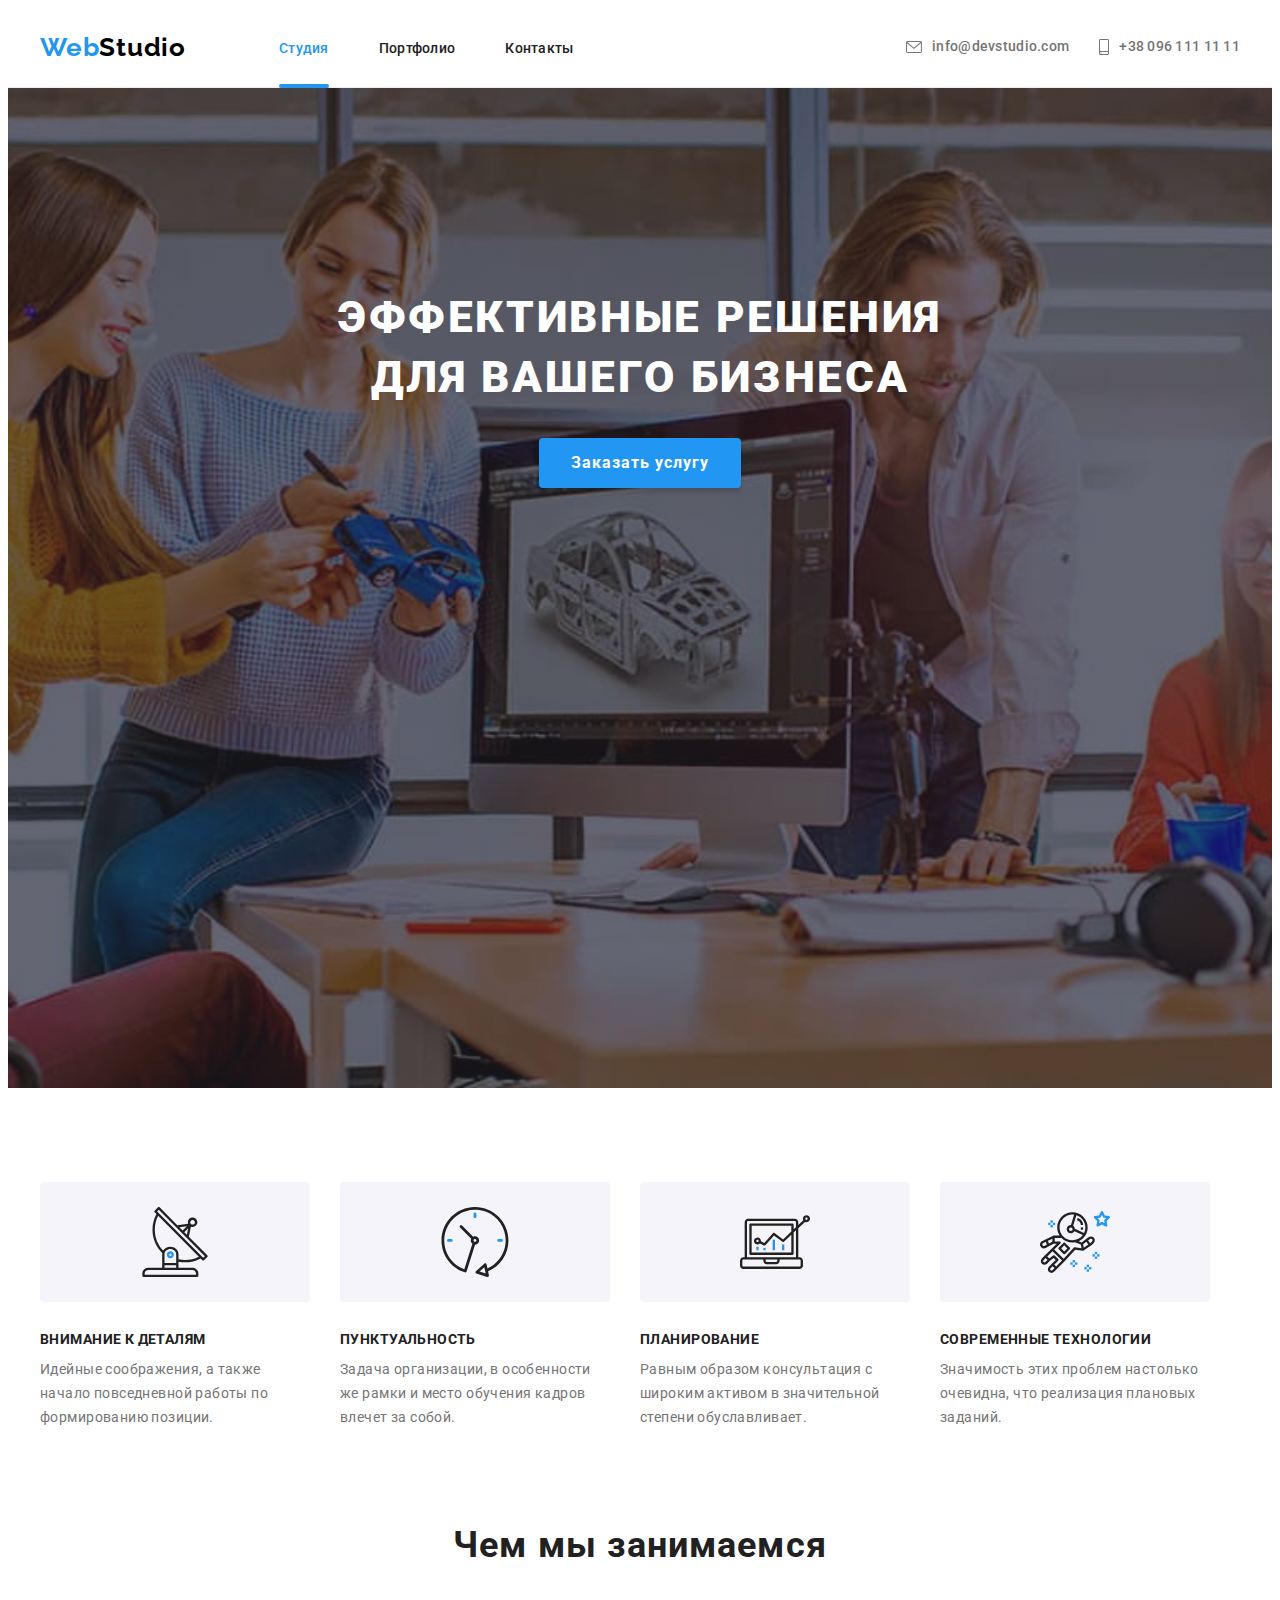
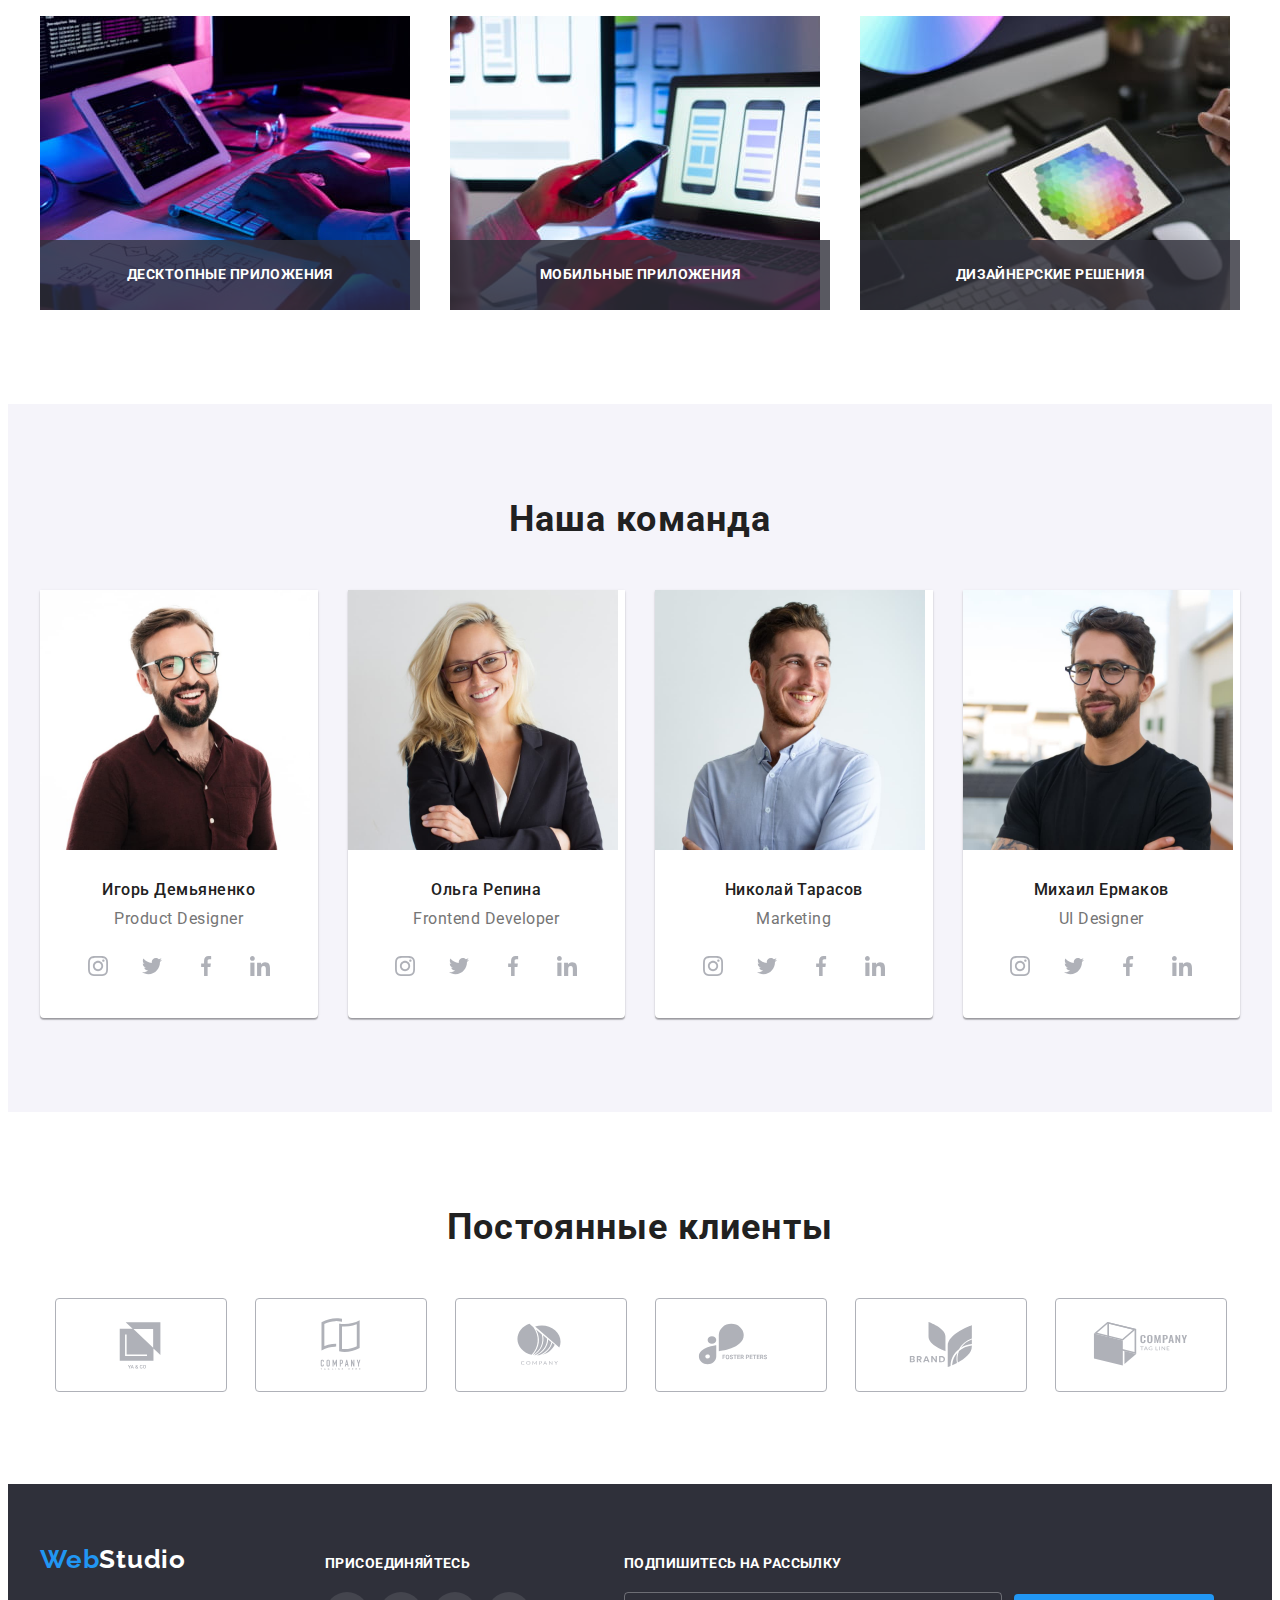
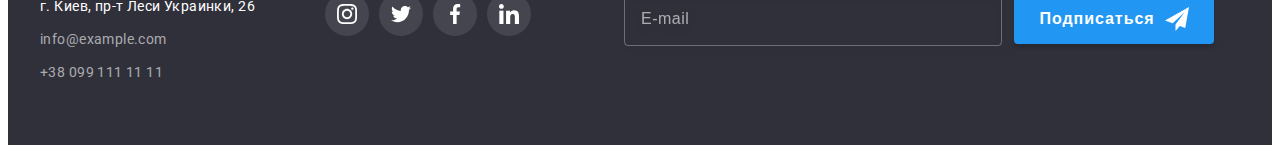
<file: index.html>
<!DOCTYPE html>
<html lang="ru">
  <head>
    <meta charset="UTF-8" />
    <meta http-equiv="X-UA-Compatible" content="IE=edge" />
    <meta name="viewport" content="width=device-widht, initial-scale=1.0" />
    <title>Студия</title>
    <link
      rel="stylesheet"
      href="https://fonts.googleapis.com/css2?family=Raleway:wght@700&family=Roboto:wght@400;500;700;900&display=swap"
    />
    <link
      rel="stylesheet"
      href="https://cdnjs.cloudflare.com/ajax/libs/modern-normalize/1.1.0/modern-normalize.min.css"
      integrity="sha512-wpPYUAdjBVSE4KJnH1VR1HeZfpl1ub8YT/NKx4PuQ5NmX2tKuGu6U/JRp5y+Y8XG2tV+wKQpNHVUX03MfMFn9Q=="
      crossorigin="anonymous"
      referrerpolicy="no-referrer"
    />
    <link rel="stylesheet" href="./css/styles.css" />
  </head>

  <body>
    <!-- Header container -->
    <header class="studio-header">
      <div class="container">
        <a href="./index.html" class="logo"
          >Web<span class="header-logo">Studio</span></a
        >
        <nav>
          <ul class="site-nav">
            <li class="header-item">
              <a href="./index.html" class="link current">Студия</a>
            </li>
            <li class="header-item">
              <a href="./portfolio.html" class="link">Портфолио</a>
            </li>
            <li class="header-item">
              <a href="./index.html" class="link">Контакты</a>
            </li>
          </ul>
        </nav>
        <ul class="contact-list">
          <li class="contacts">
            <a href="mailto:info@devstudio.com" class="header-contact-link link"
              ><svg class="contacts-icon" width="16" height="12">
                <use href="./images/icons.svg#icon-envelope"></use>
              </svg>
              info@devstudio.com</a
            >
          </li>
          <li class="contacts">
            <a href="tel:+380961111111" class="header-contact-link link">
              <svg class="contacts-icon" width="10" height="16">
                <use href="./images/icons.svg#icon-smartphone"></use>
              </svg>
              +38 096 111 11 11</a
            >
          </li>
        </ul>
      </div>
    </header>

    <!-- Main container -->
    <main>
      <section class="hero">
        <div class="container">
          <h1 class="hero-title">Эффективные решения для вашего бизнеса</h1>
          <button type="button" class="hero-button" data-modal-open>
            Заказать услугу
          </button>
        </div>
      </section>

      <section class="features-section">
        <div class="container">
          <h2 hidden class="section-title">Особенности</h2>
          <ul class="features-list">
            <li class="features-item">
              <div class="features-icon-item">
                <svg class="features-icon" width="70" height="70">
                  <use href="./images/icons.svg#icon-antenna"></use>
                </svg>
              </div>
              <h3 class="features-title">Внимание к деталям</h3>
              <p class="features-text">
                Идейные соображения, а также начало повседневной работы по
                формированию позиции.
              </p>
            </li>
            <li class="features-item">
              <div class="features-icon-item">
                <svg class="features-icon" width="70" height="70">
                  <use href="./images/icons.svg#icon-clock"></use>
                </svg>
              </div>
              <h3 class="features-title">Пунктуальность</h3>
              <p class="features-text">
                Задача организации, в особенности же рамки и место обучения
                кадров влечет за собой.
              </p>
            </li>
            <li class="features-item">
              <div class="features-icon-item">
                <svg class="features-icon" width="70" height="70">
                  <use href="./images/icons.svg#icon-diagram"></use>
                </svg>
              </div>
              <h3 class="features-title">Планирование</h3>
              <p class="features-text">
                Равным образом консультация с широким активом в значительной
                степени обуславливает.
              </p>
            </li>
            <li class="features-item">
              <div class="features-icon-item">
                <svg class="features-icon" width="70" height="70">
                  <use href="./images/icons.svg#icon-astronaut"></use>
                </svg>
              </div>
              <h3 class="features-title">Современные технологии</h3>
              <p class="features-text">
                Значимость этих проблем настолько очевидна, что реализация
                плановых заданий.
              </p>
            </li>
          </ul>
        </div>
      </section>

      <section class="work-section">
        <div class="container">
          <h2 class="work-title section-title">Чем мы занимаемся</h2>
          <ul class="work-list">
            <li class="work-item">
              <div class="work-overlay">
                <img
                  src="./images/box-1.jpg"
                  alt="Написание кода"
                  width="370"
                  height="294"
                />
                <p class="overlay">Десктопные приложения</p>
              </div>
            </li>
            <li class="work-item">
              <div class="work-overlay">
                <img
                  src="./images/box-2.jpg"
                  alt="Работа с телефоном"
                  width="370"
                  height="294"
                />
                <p class="overlay">Мобильные приложения</p>
              </div>
            </li>
            <li class="work-item">
              <div class="work-overlay">
                <img
                  src="./images/box-3.jpg"
                  alt="Выбор цвета"
                  width="370"
                  height="294"
                />
                <p class="overlay">Дизайнерские решения</p>
              </div>
            </li>
          </ul>
        </div>
      </section>

      <section class="team-section section">
        <div class="container">
          <h2 class="our-team-title section-title">Наша команда</h2>
          <ul class="team-list">
            <li class="team-box">
              <img
                src="./images/team-1.jpg"
                alt="Наша команда"
                width="270"
                height="260"
              />
              <div class="team-desc">
                <h3 class="team-title">Игорь Демьяненко</h3>
                <p lang="en" class="team-text">Product Designer</p>
                <ul class="team-soc-list list">
                  <li class="team-soc-item">
                    <a
                      href="https://www.instagram.com/"
                      target="_blank"
                      rel="noopener nofollow noreferrer"
                      class="team-soc-link link"
                    >
                      <svg class="team-soc-icon" width="20" height="20">
                        <use href="./images/icons.svg#icon-instagram"></use>
                      </svg>
                    </a>
                  </li>
                  <li class="team-soc-item">
                    <a
                      href="https://twitter.com/"
                      target="_blank"
                      rel="noopener nofollow noreferrer"
                      class="team-soc-link link"
                      ><svg class="team-soc-icon" width="20" height="20">
                        <use href="./images/icons.svg#icon-twitter"></use>
                      </svg>
                    </a>
                  </li>
                  <li class="team-soc-item">
                    <a
                      href="https://www.facebook.com/"
                      target="_blank"
                      rel="noopener nofollow noreferrer"
                      class="team-soc-link link"
                      ><svg class="team-soc-icon" width="20" height="20">
                        <use href="./images/icons.svg#icon-facebook"></use>
                      </svg>
                    </a>
                  </li>
                  <li class="team-soc-item">
                    <a
                      href="https://www.linkedin.com/"
                      target="_blank"
                      rel="noopener nofollow noreferrer"
                      class="team-soc-link link"
                      ><svg class="team-soc-icon" width="20" height="20">
                        <use href="./images/icons.svg#icon-linkedin"></use>
                      </svg>
                    </a>
                  </li>
                </ul>
              </div>
            </li>
            <li class="team-box">
              <img
                src="./images/team-2.jpg"
                alt="Наша команда"
                width="270"
                height="260"
              />
              <div class="team-desc">
                <h3 class="team-title">Ольга Репина</h3>
                <p lang="en" class="team-text">Frontend Developer</p>
                <ul class="team-soc-list list">
                  <li class="team-soc-item">
                    <a
                      href="https://www.instagram.com/"
                      target="_blank"
                      rel="noopener nofollow noreferrer"
                      class="team-soc-link link"
                    >
                      <svg class="team-soc-icon" width="20" height="20">
                        <use href="./images/icons.svg#icon-instagram"></use>
                      </svg>
                    </a>
                  </li>
                  <li class="team-soc-item">
                    <a
                      href="https://twitter.com/"
                      target="_blank"
                      rel="noopener nofollow noreferrer"
                      class="team-soc-link link"
                      ><svg class="team-soc-icon" width="20" height="20">
                        <use href="./images/icons.svg#icon-twitter"></use>
                      </svg>
                    </a>
                  </li>
                  <li class="team-soc-item">
                    <a
                      href="https://www.facebook.com/"
                      target="_blank"
                      rel="noopener nofollow noreferrer"
                      class="team-soc-link link"
                      ><svg class="team-soc-icon" width="20" height="20">
                        <use href="./images/icons.svg#icon-facebook"></use>
                      </svg>
                    </a>
                  </li>
                  <li class="team-soc-item">
                    <a
                      href="https://www.linkedin.com/"
                      target="_blank"
                      rel="noopener nofollow noreferrer"
                      class="team-soc-link link"
                      ><svg class="team-soc-icon" width="20" height="20">
                        <use href="./images/icons.svg#icon-linkedin"></use>
                      </svg>
                    </a>
                  </li>
                </ul>
              </div>
            </li>
            <li class="team-box">
              <img
                src="./images/team-3.jpg"
                alt="Наша команда"
                width="270"
                height="260"
              />
              <div class="team-desc">
                <h3 class="team-title">Николай Тарасов</h3>
                <p lang="en" class="team-text">Marketing</p>
                <ul class="team-soc-list list">
                  <li class="team-soc-item">
                    <a
                      href="https://www.instagram.com/"
                      target="_blank"
                      rel="noopener nofollow noreferrer"
                      class="team-soc-link link"
                    >
                      <svg class="team-soc-icon" width="20" height="20">
                        <use href="./images/icons.svg#icon-instagram"></use>
                      </svg>
                    </a>
                  </li>
                  <li class="team-soc-item">
                    <a
                      href="https://twitter.com/"
                      target="_blank"
                      rel="noopener nofollow noreferrer"
                      class="team-soc-link link"
                      ><svg class="team-soc-icon" width="20" height="20">
                        <use href="./images/icons.svg#icon-twitter"></use>
                      </svg>
                    </a>
                  </li>
                  <li class="team-soc-item">
                    <a
                      href="https://www.facebook.com/"
                      target="_blank"
                      rel="noopener nofollow noreferrer"
                      class="team-soc-link link"
                      ><svg class="team-soc-icon" width="20" height="20">
                        <use href="./images/icons.svg#icon-facebook"></use>
                      </svg>
                    </a>
                  </li>
                  <li class="team-soc-item">
                    <a
                      href="https://www.linkedin.com/"
                      target="_blank"
                      rel="noopener nofollow noreferrer"
                      class="team-soc-link link"
                      ><svg class="team-soc-icon" width="20" height="20">
                        <use href="./images/icons.svg#icon-linkedin"></use>
                      </svg>
                    </a>
                  </li>
                </ul>
              </div>
            </li>
            <li class="team-box">
              <img
                src="./images/team-4.jpg"
                alt="Наша команда"
                width="270"
                height="260"
              />
              <div class="team-desc">
                <h3 class="team-title">Михаил Ермаков</h3>
                <p lang="en" class="team-text">UI Designer</p>
                <ul class="team-soc-list list">
                  <li class="team-soc-item">
                    <a
                      href="https://www.instagram.com/"
                      target="_blank"
                      rel="noopener nofollow noreferrer"
                      class="team-soc-link link"
                    >
                      <svg class="team-soc-icon" width="20" height="20">
                        <use href="./images/icons.svg#icon-instagram"></use>
                      </svg>
                    </a>
                  </li>
                  <li class="team-soc-item">
                    <a
                      href="https://twitter.com/"
                      target="_blank"
                      rel="noopener nofollow noreferrer"
                      class="team-soc-link link"
                      ><svg class="team-soc-icon" width="20" height="20">
                        <use href="./images/icons.svg#icon-twitter"></use>
                      </svg>
                    </a>
                  </li>
                  <li class="team-soc-item">
                    <a
                      href="https://www.facebook.com/"
                      target="_blank"
                      rel="noopener nofollow noreferrer"
                      class="team-soc-link link"
                      ><svg class="team-soc-icon" width="20" height="20">
                        <use href="./images/icons.svg#icon-facebook"></use>
                      </svg>
                    </a>
                  </li>
                  <li class="team-soc-item">
                    <a
                      href="https://www.linkedin.com/"
                      target="_blank"
                      rel="noopener nofollow noreferrer"
                      class="team-soc-link link"
                      ><svg class="team-soc-icon" width="20" height="20">
                        <use href="./images/icons.svg#icon-linkedin"></use>
                      </svg>
                    </a>
                  </li>
                </ul>
              </div>
            </li>
          </ul>
        </div>
      </section>

      <section class="clients-section section">
        <div class="container">
          <h2 class="clients-title section-title">Постоянные клиенты</h2>
          <ul class="clients-list">
            <li class="clients-item">
              <a class="clients-link link" href=""
                ><svg class="clients-icon" width="106" height="60">
                  <use href="./images/icons.svg#icon-logo-1"></use>
                </svg>
              </a>
            </li>
            <li class="clients-item">
              <a class="clients-link link" href=""
                ><svg class="clients-icon" width="106" height="60">
                  <use href="./images/icons.svg#icon-logo-2"></use>
                </svg>
              </a>
            </li>
            <li class="clients-item">
              <a class="clients-link link" href=""
                ><svg class="clients-icon" width="106" height="60">
                  <use href="./images/icons.svg#icon-logo-3"></use>
                </svg>
              </a>
            </li>
            <li class="clients-item">
              <a class="clients-link link" href=""
                ><svg class="clients-icon" width="106" height="60">
                  <use href="./images/icons.svg#icon-logo-4"></use>
                </svg>
              </a>
            </li>
            <li class="clients-item">
              <a class="clients-link link" href=""
                ><svg class="clients-icon" width="106" height="60">
                  <use href="./images/icons.svg#icon-logo-5"></use>
                </svg>
              </a>
            </li>
            <li class="clients-item">
              <a class="clients-link link" href=""
                ><svg class="clients-icon" width="106" height="60">
                  <use href="./images/icons.svg#icon-logo-6"></use>
                </svg>
              </a>
            </li>
          </ul>
        </div>
      </section>
    </main>

    <!-- Footer container -->
    <footer class="footer">
      <div class="ftr-container container">
        <div class="address-container">
          <a href="./index.html" class="logo"
            >Web<span class="footer-logo">Studio</span></a
          >
          <address>
            <ul class="address-list">
              <li class="address-item">
                <a
                  href="https://goo.gl/maps/cGQwDD2d6jY5mFWS7"
                  target="_blank"
                  rel="noopener nofollow noreferrer"
                  class="address-link"
                  >г. Киев, пр-т Леси Украинки, 26</a
                >
              </li>
              <li class="address-item">
                <a href="mailto:info@example.com" class="mail contact-link"
                  >info@example.com</a
                >
              </li>
              <li class="address-item">
                <a href="tel:+380991111111" class="contact-link"
                  >+38 099 111 11 11</a
                >
              </li>
            </ul>
          </address>
        </div>
        <div class="footer-links">
          <p class="links-title">присоединяйтесь</p>
          <ul class="ftr-soc-list list">
            <li class="ftr-soc-item">
              <a
                href="https://www.instagram.com/"
                target="_blank"
                rel="noopener nofollow noreferrer"
                class="ftr-soc-link link"
              >
                <svg class="ftr-soc-icon" width="20" height="20">
                  <use href="./images/icons.svg#icon-instagram"></use>
                </svg>
              </a>
            </li>
            <li class="ftr-soc-item">
              <a
                href="https://twitter.com/"
                target="_blank"
                rel="noopener nofollow noreferrer"
                class="ftr-soc-link link"
                ><svg class="ftr-soc-icon" width="20" height="20">
                  <use href="./images/icons.svg#icon-twitter"></use>
                </svg>
              </a>
            </li>
            <li class="ftr-soc-item">
              <a
                href="https://www.facebook.com/"
                target="_blank"
                rel="noopener nofollow noreferrer"
                class="ftr-soc-link link"
                ><svg class="ftr-soc-icon" width="20" height="20">
                  <use href="./images/icons.svg#icon-facebook"></use>
                </svg>
              </a>
            </li>
            <li class="ftr-soc-item">
              <a
                href="https://www.linkedin.com/"
                target="_blank"
                rel="noopener nofollow noreferrer"
                class="ftr-soc-link link"
                ><svg class="ftr-soc-icon" width="20" height="20">
                  <use href="./images/icons.svg#icon-linkedin"></use>
                </svg>
              </a>
            </li>
          </ul>
        </div>
        <div class="subscribe-container">
          <p class="subscribe-title">Подпишитесь на рассылку</p>
          <form class="subscribe-form">
            <label hidden for="email" class="ftr-label">Почта</label>
            <input
              type="email"
              class="ftr-input"
              name="subscribe-email"
              placeholder="E-mail"
              id="subscribe-email"
            />
            <button class="subscribe-btn" type="submit">
              Подписаться
              <svg class="icon-send" width="24" height="24">
                <use href="./images/icons.svg#icon-send"></use>
              </svg>
            </button>
          </form>
        </div>
      </div>
    </footer>

    <!-- Modal window -->
    <div class="backdrop is-hidden" data-modal>
      <div class="modal">
        <button type="button" class="modal-close-btn" data-modal-close>
          <svg class="icon-close" width="18" height="18">
            <use href="./images/icons.svg#icon-close"></use>
          </svg>
        </button>
        <p class="modal-title">Оставьте свои данные, мы вам перезвоним</p>
        <form>
          <div class="modal-field">
            <label class="modal-label" for="user-name">Имя</label>
            <div class="input-wrap">
              <input
                type="text"
                class="modal-input"
                name="user-name"
                id="user-name"
                required
              />
              <svg class="modal-icon" width="18" height="18">
                <use href="./images/icons.svg#icon-person"></use>
              </svg>
            </div>
          </div>
          <div class="modal-field">
            <label for="user-tel" class="modal-label">Телефон</label>
            <div class="input-wrap">
              <input
                type="tel"
                class="modal-input"
                name="user-tel"
                id="user-tel"
                required
              />
              <svg class="modal-icon" width="18" height="18">
                <use href="./images/icons.svg#icon-phone"></use>
              </svg>
            </div>
          </div>
          <div class="modal-field">
            <label for="user-email" class="modal-label">Почта</label>
            <div class="input-wrap">
              <input
                type="email"
                class="modal-input"
                name="user-email"
                id="user-email"
                required
              />
              <svg class="modal-icon" width="18" height="18">
                <use href="./images/icons.svg#icon-email"></use>
              </svg>
            </div>
          </div>
          <div class="modal-field">
            <label for="user-text" class="modal-label">Комментарий</label>
            <textarea
              name="user-text"
              id="user-text"
              class="modal-text modal-input"
              placeholder="Введите текст"
            ></textarea>
          </div>
          <div class="check-field">
            <input
              type="checkbox"
              name="privacy"
              value="true"
              class="modal-check visually-hidden"
              id="privacy"
            />
            <label for="privacy" class="check-text"
              >Соглашаюсь с рассылкой и принимаю
              <a href="" class="check-link link">Условия договора</a>
            </label>
          </div>
          <button type="submit" class="submit-btn">Отправить</button>
        </form>
      </div>
    </div>
    <script src="./js/modal.js"></script>
  </body>
</html>
</file>
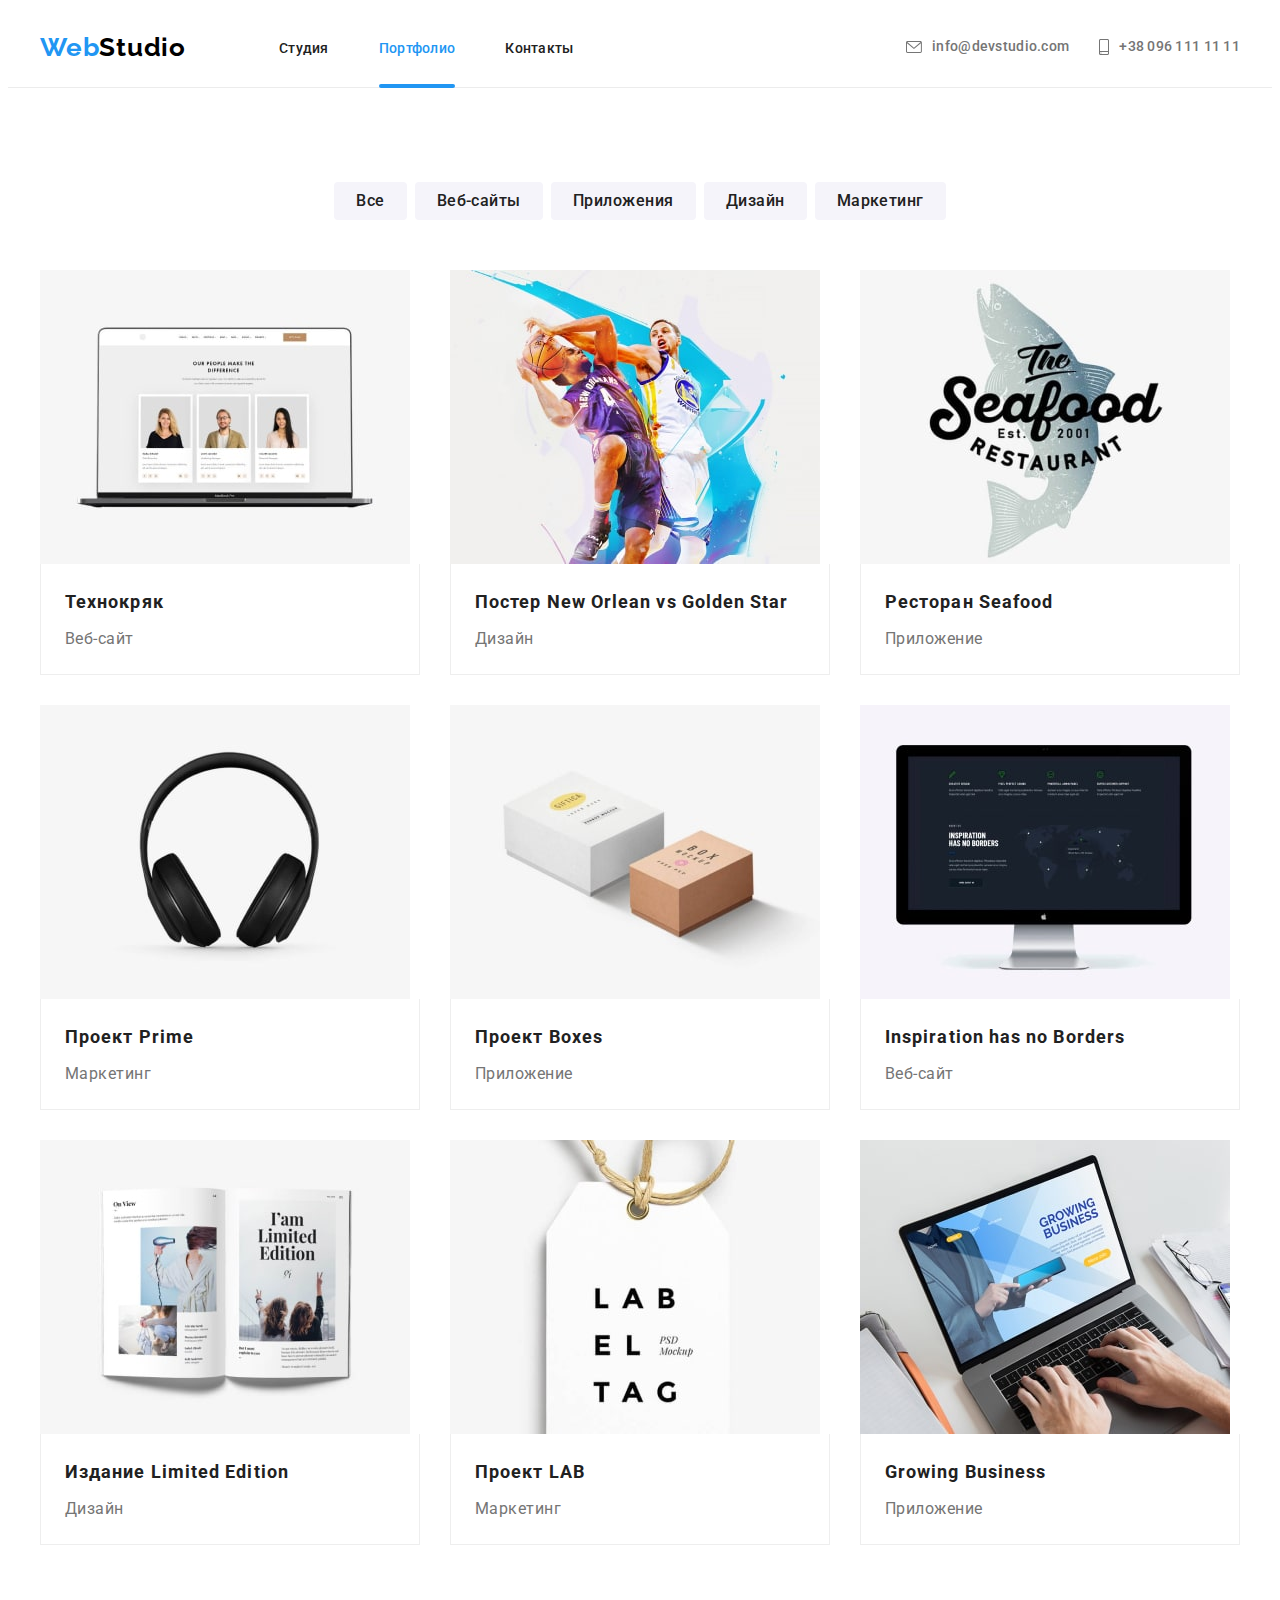
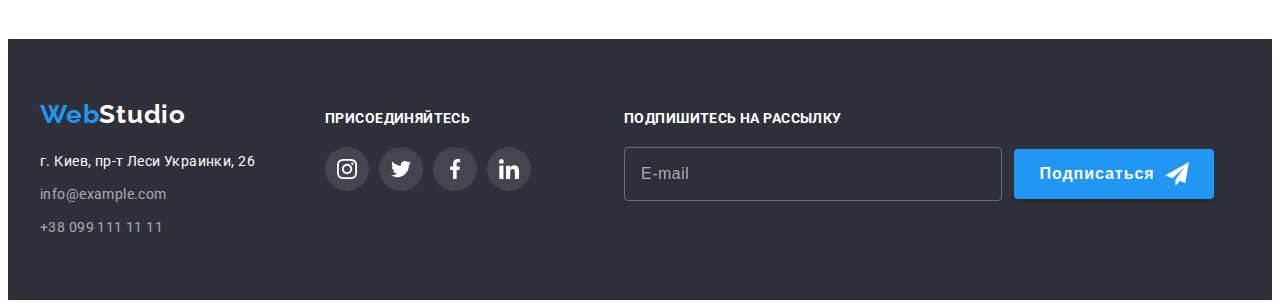
<file: portfolio.html>
<!DOCTYPE html>
<html lang="ru">
  <head>
    <meta charset="UTF-8" />
    <meta http-equiv="X-UA-Compatible" content="IE=edge" />
    <meta name="viewport" content="width=device-width, initial-scale=1.0" />
    <link
      rel="stylesheet"
      href="https://fonts.googleapis.com/css2?family=Raleway:wght@700&family=Roboto:wght@400;500;700;900&display=swap"
    />
    <title>Портфолио</title>

    <link
      rel="stylesheet"
      href="https://cdnjs.cloudflare.com/ajax/libs/modern-normalize/1.1.0/modern-normalize.min.css"
      integrity="sha512-wpPYUAdjBVSE4KJnH1VR1HeZfpl1ub8YT/NKx4PuQ5NmX2tKuGu6U/JRp5y+Y8XG2tV+wKQpNHVUX03MfMFn9Q=="
      crossorigin="anonymous"
      referrerpolicy="no-referrer"
    />
    <link rel="stylesheet" href="./css/styles.css" />
  </head>
  <body>
    <!-- header container -->
    <header class="studio-header">
      <div class="container">
        <a href="./index.html" class="logo"
          >Web<span class="header-logo">Studio</span></a
        >
        <nav>
          <ul class="site-nav">
            <li class="header-item">
              <a href="./index.html" class="link">Студия</a>
            </li>
            <li class="header-item">
              <a href="./portfolio.html" class="link current">Портфолио</a>
            </li>
            <li class="header-item">
              <a href="./index.html" class="link">Контакты</a>
            </li>
          </ul>
        </nav>
        <ul class="contact-list">
          <li class="contacts">
            <a href="mailto:info@devstudio.com" class="header-contact-link link"
              ><svg class="contacts-icon" width="16" height="12">
                <use href="./images/icons.svg#icon-envelope"></use>
              </svg>
              info@devstudio.com</a
            >
          </li>
          <li class="contacts">
            <a href="tel:+380961111111" class="header-contact-link link">
              <svg class="contacts-icon" width="10" height="16">
                <use href="./images/icons.svg#icon-smartphone"></use>
              </svg>
              +38 096 111 11 11</a
            >
          </li>
        </ul>
      </div>
    </header>

    <!-- main container -->
    <main>
      <section class="main-section">
        <div class="container">
          <h1 hidden class="section-title">Портфолио</h1>
          <ul class="button-list">
            <li class="btn-item">
              <button type="button" class="filter-button">Все</button>
            </li>
            <li class="btn-item">
              <button type="button" class="filter-button">Веб-сайты</button>
            </li>
            <li class="btn-item">
              <button type="button" class="filter-button">Приложения</button>
            </li>
            <li class="btn-item">
              <button type="button" class="filter-button">Дизайн</button>
            </li>
            <li class="btn-item">
              <button type="button" class="filter-button">Маркетинг</button>
            </li>
          </ul>
          <ul class="project-list">
            <li class="project-box">
              <a href="" class="project-link">
                <div class="overlay-card">
                  <img
                    src="./images/project-1.jpg"
                    alt="Технокряк"
                    width="370"
                    height="294"
                  />
                  <p class="overlay-text">
                    Ресурс предлагает комплексные предложения с разным уровнем
                    функционала и сервисов. Все это позволит посетителю получить
                    исчерпывающие сведения о компании или частном лице.
                  </p>
                </div>
                <div class="project-desc">
                  <h2 class="project-title">Технокряк</h2>
                  <p class="project-text">Веб-сайт</p>
                </div>
              </a>
            </li>
            <li class="project-box">
              <a href="" class="project-link">
                <div class="overlay-card">
                  <img
                    src="./images/project-2.jpg"
                    alt="Постер New Orlean vs Golden Star"
                    width="370"
                    height="294"
                  />
                  <p class="overlay-text">
                    Ресурс предлагает комплексные предложения с разным уровнем
                    функционала и сервисов. Все это позволит посетителю получить
                    исчерпывающие сведения о компании или частном лице.
                  </p>
                </div>
                <div class="project-desc">
                  <h2 class="project-title">
                    Постер <span lang="en">New Orlean vs Golden Star</span>
                  </h2>
                  <p class="project-text">Дизайн</p>
                </div>
              </a>
            </li>
            <li class="project-box">
              <a href="" class="project-link">
                <div class="overlay-card">
                  <img
                    src="./images/project-3.jpg"
                    alt="Ресторан Seafood"
                    width="370"
                    height="294"
                  />
                  <p class="overlay-text">
                    Ресурс предлагает комплексные предложения с разным уровнем
                    функционала и сервисов. Все это позволит посетителю получить
                    исчерпывающие сведения о компании или частном лице.
                  </p>
                </div>
                <div class="project-desc">
                  <h2 class="project-title">
                    Ресторан <span lang="en">Seafood</span>
                  </h2>
                  <p class="project-text">Приложение</p>
                </div>
              </a>
            </li>
            <li class="project-box">
              <a href="" class="project-link">
                <div class="overlay-card">
                  <img
                    src="./images/project-4.jpg"
                    alt="Проект Prime"
                    width="370"
                    height="294"
                  />
                  <p class="overlay-text">
                    Ресурс предлагает комплексные предложения с разным уровнем
                    функционала и сервисов. Все это позволит посетителю получить
                    исчерпывающие сведения о компании или частном лице.
                  </p>
                </div>
                <div class="project-desc">
                  <h2 class="project-title">
                    Проект <span lang="en">Prime</span>
                  </h2>
                  <p class="project-text">Маркетинг</p>
                </div>
              </a>
            </li>
            <li class="project-box">
              <a href="" class="project-link">
                <div class="overlay-card">
                  <img
                    src="./images/project-5.jpg"
                    alt="Проект Boxes"
                    width="370"
                    height="294"
                  />
                  <p class="overlay-text">
                    Ресурс предлагает комплексные предложения с разным уровнем
                    функционала и сервисов. Все это позволит посетителю получить
                    исчерпывающие сведения о компании или частном лице.
                  </p>
                </div>
                <div class="project-desc">
                  <h2 class="project-title">
                    Проект <span lang="en">Boxes</span>
                  </h2>
                  <p class="project-text">Приложение</p>
                </div>
              </a>
            </li>
            <li class="project-box">
              <a href="" class="project-link">
                <div class="overlay-card">
                  <img
                    src="./images/project-6.jpg"
                    alt="Inspiration has no Borders"
                    width="370"
                    height="294"
                  />
                  <p class="overlay-text">
                    Ресурс предлагает комплексные предложения с разным уровнем
                    функционала и сервисов. Все это позволит посетителю получить
                    исчерпывающие сведения о компании или частном лице.
                  </p>
                </div>
                <div class="project-desc">
                  <h2 lang="en" class="project-title">
                    Inspiration has no Borders
                  </h2>
                  <p class="project-text">Веб-сайт</p>
                </div>
              </a>
            </li>
            <li class="project-box">
              <a href="" class="project-link">
                <div class="overlay-card">
                  <img
                    src="./images/project-7.jpg"
                    alt="Издание Limited Edition"
                    width="370"
                    height="294"
                  />
                  <p class="overlay-text">
                    Ресурс предлагает комплексные предложения с разным уровнем
                    функционала и сервисов. Все это позволит посетителю получить
                    исчерпывающие сведения о компании или частном лице.
                  </p>
                </div>
                <div class="project-desc">
                  <h2 class="project-title">
                    Издание <span lang="en">Limited Edition</span>
                  </h2>
                  <p class="project-text">Дизайн</p>
                </div>
              </a>
            </li>
            <li class="project-box">
              <a href="" class="project-link">
                <div class="overlay-card">
                  <img
                    src="./images/project-8.jpg"
                    alt="Проект LAB"
                    width="370"
                    height="294"
                  />
                  <p class="overlay-text">
                    Ресурс предлагает комплексные предложения с разным уровнем
                    функционала и сервисов. Все это позволит посетителю получить
                    исчерпывающие сведения о компании или частном лице.
                  </p>
                </div>
                <div class="project-desc">
                  <h2 class="project-title">
                    Проект <span lang="en">LAB</span>
                  </h2>
                  <p class="project-text">Маркетинг</p>
                </div>
              </a>
            </li>
            <li class="project-box">
              <a href="" class="project-link">
                <div class="overlay-card">
                  <img
                    src="./images/project-9.jpg"
                    alt="Growing Business"
                    width="370"
                    height="294"
                  />
                  <p class="overlay-text">
                    Ресурс предлагает комплексные предложения с разным уровнем
                    функционала и сервисов. Все это позволит посетителю получить
                    исчерпывающие сведения о компании или частном лице.
                  </p>
                </div>
                <div class="project-desc">
                  <h2 lang="en" class="project-title">Growing Business</h2>
                  <p class="project-text">Приложение</p>
                </div>
              </a>
            </li>
          </ul>
        </div>
      </section>
    </main>

    <!-- footer container-->
    <footer class="footer">
      <div class="ftr-container container">
        <div class="address-container">
          <a href="./index.html" class="logo"
            >Web<span class="footer-logo">Studio</span></a
          >
          <address>
            <ul class="address-list">
              <li class="address-item">
                <a
                  href="https://goo.gl/maps/cGQwDD2d6jY5mFWS7"
                  target="_blank"
                  rel="noopener nofollow noreferrer"
                  class="address-link"
                  >г. Киев, пр-т Леси Украинки, 26</a
                >
              </li>
              <li class="address-item">
                <a href="mailto:info@example.com" class="mail contact-link"
                  >info@example.com</a
                >
              </li>
              <li class="address-item">
                <a href="tel:+380991111111" class="contact-link"
                  >+38 099 111 11 11</a
                >
              </li>
            </ul>
          </address>
        </div>
        <div class="footer-links">
          <p class="links-title">присоединяйтесь</p>
          <ul class="ftr-soc-list list">
            <li class="ftr-soc-item">
              <a
                href="https://www.instagram.com/"
                target="_blank"
                rel="noopener nofollow noreferrer"
                class="ftr-soc-link link"
              >
                <svg class="ftr-soc-icon" width="20" height="20">
                  <use href="./images/icons.svg#icon-instagram"></use>
                </svg>
              </a>
            </li>
            <li class="ftr-soc-item">
              <a
                href="https://twitter.com/"
                target="_blank"
                rel="noopener nofollow noreferrer"
                class="ftr-soc-link link"
                ><svg class="ftr-soc-icon" width="20" height="20">
                  <use href="./images/icons.svg#icon-twitter"></use>
                </svg>
              </a>
            </li>
            <li class="ftr-soc-item">
              <a
                href="https://www.facebook.com/"
                target="_blank"
                rel="noopener nofollow noreferrer"
                class="ftr-soc-link link"
                ><svg class="ftr-soc-icon" width="20" height="20">
                  <use href="./images/icons.svg#icon-facebook"></use>
                </svg>
              </a>
            </li>
            <li class="ftr-soc-item">
              <a
                href="https://www.linkedin.com/"
                target="_blank"
                rel="noopener nofollow noreferrer"
                class="ftr-soc-link link"
                ><svg class="ftr-soc-icon" width="20" height="20">
                  <use href="./images/icons.svg#icon-linkedin"></use>
                </svg>
              </a>
            </li>
          </ul>
        </div>
        <div class="subscribe-container">
          <p class="subscribe-title">Подпишитесь на рассылку</p>
          <form class="subscribe-form">
            <label hidden for="email" class="ftr-label">Почта</label>
            <input
              type="email"
              class="ftr-input"
              name="subscribe-email"
              placeholder="E-mail"
              id="subscribe-email"
            />
            <button class="subscribe-btn" type="submit">
              Подписаться
              <svg class="icon-send" width="24" height="24">
                <use href="./images/icons.svg#icon-send"></use>
              </svg>
            </button>
          </form>
        </div>
      </div>
    </footer>
  </body>
</html>
</file>
<file: css/styles.css>
:root {
  --text-color: #757575;
  --title-color: #212121;
  --accent-color: #2196f3;
  --second-accent-color: #ffffff;
  --contacts-ftr-color: rgba(255, 255, 255, 0.6);
  --primary-bg-color: #ffffff;
  --footer-bg-color: #2f303a;
  --header-logo: #000000;
  --footer-logo: #ffffff;
}

h1,
h2,
h3,
h4,
h5,
h6,
p {
  margin: 0;
}
ul {
  margin: 0;
  padding-left: 0;
  list-style: none;
}
button {
  cursor: pointer;
}
img {
  display: block;
  max-width: 100%;
}

body {
  background-color: var(--primary-bg-color);
  color: var(--title-color);
  font-family: "Roboto";
  font-style: normal;
  font-weight: 400;
}

.container {
  width: 1200px;
  margin: 0 auto;
  padding-right: 15px;
  padding-left: 15px;
}
.visually-hidden {
  position: absolute;
  white-space: nowrap;
  width: 1px;
  height: 1px;
  overflow: hidden;
  border: 0;
  padding: 0;
  clip: rect(0 0 0 0);
  clip-path: inset(50%);
  margin: -1px;
}

/* header */
/* logo */
.studio-header {
  padding-top: 24px;
  padding-bottom: 24px;
  border-bottom: 1px solid #ececec;
}
.studio-header .container {
  display: flex;
  align-items: center;
}
.logo {
  font-family: "Raleway";
  font-style: normal;
  text-decoration: none;
  color: var(--accent-color);
  font-weight: 700;
  font-size: 26px;
  line-height: 1.19;
  letter-spacing: 0.03em;
}
.header-logo {
  color: var(--header-logo);
  margin-right: 93px;
}
.site-nav {
  display: flex;
  align-items: center;
}
.header-item:not(:last-child) {
  margin-right: 50px;
}
.link {
  font-weight: 500;
  font-size: 14px;
  line-height: 1.14;
  letter-spacing: 0.02em;
  position: relative;
  color: var(--title-color);
  text-decoration: none;
  transition: color 250ms cubic-bezier(0.4, 0, 0.2, 1);
}
.link:hover,
.link:focus {
  color: var(--accent-color);
}
.current {
  color: var(--accent-color);
  font-weight: 500;
  font-size: 14px;
  line-height: 16px;
  letter-spacing: 0.02em;
}
.current::after {
  content: "";
  position: absolute;
  background: var(--accent-color);
  border-radius: 2px;
  height: 4px;
  width: 100%;
  bottom: -32px;
  left: 0px;
}
.contact-list {
  margin-left: auto;
  display: flex;
  justify-content: center;
}
.contacts {
  font-weight: 500;
  font-size: 14px;
  line-height: 1.14;
  letter-spacing: 0.02em;
  height: 16px;
}
.contacts + .contacts {
  margin-left: 30px;
}
.header-contact-link {
  color: var(--text-color);
  display: flex;
  align-items: center;
  justify-content: center;
  transition: color 250ms cubic-bezier(0.4, 0, 0.2, 1);
}
.contacts-icon {
  fill: var(--text-color);
  margin-right: 10px;
}
.header-contact-link:hover,
.header-contact-link:focus {
  color: var(--accent-color);
}
.header-contact-link:hover .contacts-icon,
.header-contact-link:focus .contacts-icon {
  fill: var(--accent-color);
}

/* main */
/* hero */
.hero {
  background-image: linear-gradient(
      rgba(47, 48, 58, 0.4),
      rgba(47, 48, 58, 0.4)
    ),
    url(../images/background.jpg);
  background-size: cover;
  background-repeat: no-repeat;
  background-position: center;
  max-width: 1600px;
  height: 600px;
  margin-left: auto;
  margin-right: auto;
  background-color: #c4c4c4;
  color: var(--second-accent-color);
  padding-top: 200px;
  padding-bottom: 200px;
}

.hero-title {
  font-weight: 900;
  font-size: 44px;
  line-height: 1.36;
  text-align: center;
  letter-spacing: 0.06em;
  text-transform: uppercase;
  max-width: 696px;
  margin: 0 auto 30px;
}
.hero-button {
  background: var(--accent-color);
  color: var(--second-accent-color);
  box-shadow: 0px 4px 4px rgba(0, 0, 0, 0.15);
  border: 0px;
  border-radius: 4px;
  font-family: "Roboto";
  font-style: normal;
  font-weight: 700;
  font-size: 16px;
  line-height: 1.88;
  display: flex;
  align-items: center;
  text-align: center;
  letter-spacing: 0.06em;
  display: block;
  margin: 0 auto;
  padding: 10px 32px;
  transition: background-color 250ms cubic-bezier(0.4, 0, 0.2, 1),
    color 250ms cubic-bezier(0.4, 0, 0.2, 1);
}
.hero-button:hover,
.hero-button:focus {
  background: #188ce8;
  color: var(--second-accent-color);
  box-shadow: 0px 4px 4px rgba(0, 0, 0, 0.15);
  border-radius: 4px;
}

.section-title {
  font-weight: 700;
  font-size: 36px;
  line-height: 1.17;
  text-align: center;
  letter-spacing: 0.03em;
  color: var(--title-color);
}
/* section features*/
.features-section {
  padding-top: 94px;
  padding-bottom: 94px;
}

.feature-icons-list {
  display: flex;
  justify-content: center;
}
.features-icon-item {
  width: 270px;
  height: 120px;
  background: #f5f4fa;
  border-radius: 4px;
  display: flex;
  align-items: center;
  justify-content: center;
  margin-bottom: 30px;
}
.features-icon-item:not(:last-child) {
  margin-right: 30px;
}

.features-list {
  display: flex;
  align-items: center;
}
.features-item {
  width: 270px;
}
.features-item:not(:last-child) {
  margin-right: 30px;
}
.features-title {
  font-weight: 700;
  font-size: 14px;
  line-height: 1.14;
  letter-spacing: 0.03em;
  text-transform: uppercase;
  margin-bottom: 10px;
}
.features-text {
  color: var(--text-color);
  font-size: 14px;
  line-height: 1.71;
  letter-spacing: 0.03em;
}

/* section work */
.work-section {
  padding-bottom: 94px;
}
.work-title {
  margin-bottom: 50px;
}
.work-list {
  display: flex;
  margin-left: -30px;
}
.work-item {
  width: 370px;
  flex-basis: calc(100% / 3 - 30px);
  margin-left: 30px;
}
.work-overlay {
  position: relative;
}
.overlay {
  position: absolute;
  font-weight: 700;
  font-size: 14px;
  line-height: 1.14;
  letter-spacing: 0.03em;
  text-transform: uppercase;
  color: #ffffff;
  background: rgba(47, 48, 58, 0.8);
  display: flex;
  align-items: center;
  justify-content: center;
  height: 70px;
  width: 100%;
  bottom: 0px;
}

/* section team */
.team-section {
  background: #f5f4fa;
  padding-top: 94px;
  padding-bottom: 94px;
}
.our-team-title {
  margin-bottom: 50px;
}
.team-list {
  display: flex;
  margin-left: -30px;
}
.team-box {
  background: var(--primary-bg-color);
  box-shadow: 0px 1px 3px rgba(0, 0, 0, 0.12), 0px 1px 1px rgba(0, 0, 0, 0.14),
    0px 2px 1px rgba(0, 0, 0, 0.2);
  border-radius: 0px 0px 4px 4px;
  width: 270px;
  flex-basis: calc(100% / 4 - 30px);
  margin-left: 30px;
}
.team-desc {
  padding-top: 30px;
  padding-bottom: 30px;
}
.team-title {
  font-weight: 500;
  font-size: 16px;
  line-height: 1.19;
  text-align: center;
  letter-spacing: 0.03em;
  color: var(--title-color);
  margin-bottom: 10px;
}
.team-text {
  color: var(--text-color);
  font-size: 16px;
  line-height: 1.19;
  text-align: center;
  letter-spacing: 0.03em;
  margin-bottom: 16px;
}
.team-soc-list {
  display: flex;
  justify-content: center;
}
.team-soc-item {
  width: 44px;
  height: 44px;
  margin-right: 10px;
}
.team-soc-item:last-child {
  margin-right: 0;
}
.team-soc-link {
  width: 100%;
  height: 100%;
  background-color: #ffffff;
  border-radius: 50%;
  display: flex;
  align-items: center;
  justify-content: center;
  fill: #afb1b8;
  transition: background-color 250ms cubic-bezier(0.4, 0, 0.2, 1);
}
.team-soc-link:hover,
.team-soc-link:focus {
  background-color: var(--accent-color);
}
.team-soc-link:hover .team-soc-icon,
.team-soc-link:focus .team-soc-icon {
  fill: var(--second-accent-color);
}

/* clients section */
.clients-section {
  padding-top: 94px;
  padding-bottom: 94px;
}
.clients-title {
  margin-bottom: 50px;
}
.clients-list {
  display: flex;
  justify-content: center;
}
.clients-item {
  width: 170px;
  height: 92px;
  margin-right: 30px;
}
.clients-item:last-child {
  margin-right: 0;
}
.clients-link {
  fill: #afb1b8;
  width: 100%;
  height: 92px;
  border: 1px solid #afb1b8;
  border-radius: 4px;
  display: flex;
  align-items: center;
  justify-content: center;
  transition: border 250ms cubic-bezier(0.4, 0, 0.2, 1);
}
.clients-link:hover,
.clients-link:focus {
  border: 1px solid #2196f3;
  color: var(--accent-color);
}
.clients-link:hover .clients-icon,
.clients-link:focus .clients-icon {
  fill: var(--accent-color);
}

/* footer */
.footer {
  background: var(--footer-bg-color);
  padding-top: 60px;
  padding-bottom: 60px;
}
.footer-logo {
  color: var(--footer-logo);
}
.address-list {
  font-style: normal;
  margin-top: 20px;
}
.address-link {
  color: var(--second-accent-color);
  text-decoration: none;
  font-size: 14px;
  line-height: 1.71;
  letter-spacing: 0.03em;
}
.address-item:not(:last-child) {
  margin-bottom: 9px;
}
.contact-link {
  text-decoration: none;
  color: var(--contacts-ftr-color);
  font-size: 14px;
  line-height: 1.71;
  letter-spacing: 0.03em;
  transition: color 250ms cubic-bezier(0.4, 0, 0.2, 1);
}
.contact-link:hover,
.contact-link:focus {
  color: var(--accent-color);
}
.ftr-container {
  display: flex;
  align-items: baseline;
}
.footer-links {
  margin-left: 70px;
}
.links-title {
  font-weight: 700;
  font-size: 14px;
  line-height: 1.14;
  letter-spacing: 0.03em;
  text-transform: uppercase;
  color: var(--second-accent-color);
  margin-bottom: 20px;
}

.ftr-soc-list {
  display: flex;
  justify-content: center;
}
.ftr-soc-item {
  width: 44px;
  height: 44px;
  margin-right: 10px;
}
.ftr-soc-item:last-child {
  margin-right: 0;
}
.ftr-soc-link {
  width: 100%;
  height: 100%;
  background-color: rgba(255, 255, 255, 0.1);
  border-radius: 50%;
  display: flex;
  align-items: center;
  justify-content: center;
  fill: var(--second-accent-color);
  transition: background-color 250ms cubic-bezier(0.4, 0, 0.2, 1);
}
.ftr-soc-link:hover,
.ftr-soc-link:focus {
  background-color: var(--accent-color);
}
.ftr-soc-link:hover .ftr-soc-icon,
.ftr-soc-link:focus .ftr-soc-icon {
  fill: var(--second-accent-color);
}
.subscribe-container {
  margin-left: 93px;
}
.subscribe-title {
  font-weight: 700;
  font-size: 14px;
  line-height: 1.14;
  letter-spacing: 0.03em;
  text-transform: uppercase;
  color: var(--second-accent-color);
  margin-bottom: 20px;
}
.subscribe-form {
  display: flex;
  align-items: center;
}
.ftr-input {
  margin-right: 12px;
  width: 358px;
  height: 50px;
  border: 1px solid rgba(255, 255, 255, 0.3);
  filter: drop-shadow(0px 4px 4px rgba(0, 0, 0, 0.15));
  border-radius: 4px;
  background-color: transparent;
  font-size: 16px;
  line-height: 1.25;
  letter-spacing: 0.03em;
  color: rgba(255, 255, 255, 0.6);
  padding-left: 16px;
  transition: border 250ms cubic-bezier(0.4, 0, 0.2, 1);
}
.ftr-input::placeholder {
  font-size: 16px;
  line-height: 1.25;
  display: flex;
  align-items: center;
  letter-spacing: 0.03em;
  color: rgba(255, 255, 255, 0.6);
}
.ftr-input:hover,
.ftr-input:focus {
  border-color: var(--accent-color);
}
.subscribe-btn {
  width: 200px;
  height: 50px;
  background: var(--accent-color);
  box-shadow: 0px 4px 4px rgba(0, 0, 0, 0.15);
  border-radius: 4px;
  border: 0;
  font-weight: 700;
  font-size: 16px;
  line-height: 1.88;
  color: var(--second-accent-color);
  display: flex;
  align-items: center;
  justify-content: center;
  letter-spacing: 0.06em;
  transition: background-color 250ms cubic-bezier(0.4, 0, 0.2, 1);
}
.subscribe-btn:hover,
.subscribe-btn:focus {
  background: #188ce8;
  box-shadow: 0px 4px 4px rgba(0, 0, 0, 0.15);
  border-radius: 4px;
}
.icon-send {
  fill: var(--second-accent-color);
  margin-left: 10px;
}

/* modal */
.backdrop.is-hidden {
  opacity: 0;
  visibility: hidden;
  pointer-events: none;
}
.backdrop {
  position: fixed;
  top: 0;
  left: 0;
  width: 100vw;
  height: 100vh;
  background-color: rgba(0, 0, 0, 0.2);
  transition: opacity 250ms cubic-bezier(0.4, 0, 0.2, 1),
    visibility 250ms cubic-bezier(0.4, 0, 0.2, 1);
}
.modal {
  position: absolute;
  top: 50%;
  left: 50%;
  transform: translate(-50%, -50%);
  width: 528px;
  height: 581px;
  background-color: var(--primary-bg-color);
  box-shadow: 0px 1px 3px rgb(0 0 0 / 12%), 0px 1px 1px rgb(0 0 0 / 14%),
    0px 2px 1px rgb(0 0 0 / 20%);
  border-radius: 4px;
  padding: 40px;
}
.modal-close-btn {
  position: absolute;
  top: 8px;
  right: 8px;
  display: flex;
  justify-content: center;
  align-items: center;
  width: 30px;
  height: 30px;
  border: 1px solid rgba(0, 0, 0, 0.1);
  border-radius: 50%;
  background-color: var(--primary-bg-color);
  fill: #000000;
  padding: 0;
  transition: color 250ms cubic-bezier(0.4, 0, 0.2, 1);
}
.modal-close-btn:hover,
.modal-close-btn:focus {
  fill: var(--accent-color);
}
.modal-title {
  font-weight: 700;
  font-size: 20px;
  line-height: 1.15;
  text-align: center;
  letter-spacing: 0.03em;
  margin-bottom: 12px;
}
.modal-field {
  margin-bottom: 10px;
}
.modal-field:nth-child(4) {
  margin-bottom: 20px;
}
.modal-label {
  font-size: 12px;
  line-height: 1.16;
  letter-spacing: 0.01em;
  color: var(--text-color);
  margin-bottom: 5px;
  display: block;
}
.input-wrap {
  position: relative;
}
.modal-icon {
  position: absolute;
  left: 12px;
  top: 50%;
  transform: translateY(-50%);
  fill: #212121;
  transition: fill 250ms cubic-bezier(0.4, 0, 0.2, 1);
}
.modal-input {
  width: 100%;
  height: 40px;
  border: 1px solid rgba(33, 33, 33, 0.2);
  border-radius: 4px;
  padding-left: 42px;
  font-size: 16px;
  line-height: 1.16;
  letter-spacing: 0.01em;
  color: #000000;
  transition: border 250ms cubic-bezier(0.4, 0, 0.2, 1);
}
.modal-input:hover,
.modal-input:focus {
  border-color: var(--accent-color);
}
.modal-input:hover + .modal-icon,
.modal-input:focus + .modal-icon {
  fill: var(--accent-color);
}
.modal-text {
  width: 100%;
  height: 120px;
  border: 1px solid rgba(33, 33, 33, 0.2);
  border-radius: 4px;
  resize: none;
  padding: 12px 16px;
  font-size: 12px;
  line-height: 1.16;
  letter-spacing: 0.01em;
}
.modal-text::placeholder {
  font-size: 12px;
  line-height: 1.16;
  letter-spacing: 0.01em;
  color: rgba(117, 117, 117, 0.5);
}
.check-field {
  margin-bottom: 30px;
  position: relative;
  display: flex;
  align-items: center;
  justify-content: center;
}
.modal-check {
  position: absolute;
  top: 0;
  left: 0;
  transition: border 250ms cubic-bezier(0.4, 0, 0.2, 1);
}
.modal-check:checked + .check-text::before {
  background-color: var(--accent-color);
  border-color: var(--accent-color);
  background-image: url(../images/check.svg);
  background-repeat: no-repeat;
  background-position: center;
}
.modal-check:hover + .check-text::before,
.modal-check:focus + .check-text::before {
  border-color: var(--accent-color);
}
.check-text {
  font-size: 14px;
  line-height: 1.71;
  letter-spacing: 0.03em;
  color: var(--text-color);
  display: flex;
  align-items: center;
}
.check-text::before {
  content: "";
  width: 16px;
  height: 15px;
  border: 2px solid #212121;
  border-radius: 2px;
  margin-right: 8px;
}
.check-link {
  font-weight: 400;
  font-size: 14px;
  line-height: 1.71;
  letter-spacing: 0.03em;
  color: var(--accent-color);
  text-decoration: underline;
  margin-left: 2px;
}
.submit-btn {
  margin: 0 auto;
  width: 200px;
  height: 50px;
  background: var(--accent-color);
  box-shadow: 0px 4px 4px rgba(0, 0, 0, 0.15);
  border-radius: 4px;
  border: 0;
  font-weight: 700;
  font-size: 16px;
  line-height: 1.87;
  display: flex;
  align-items: center;
  justify-content: center;
  letter-spacing: 0.06em;
  color: var(--second-accent-color);
  transition: background-color 250ms cubic-bezier(0.4, 0, 0.2, 1),
    color 250ms cubic-bezier(0.4, 0, 0.2, 1);
}
.submit-btn:hover,
.submit-btn:focus {
  background: #188ce8;
  box-shadow: 0px 4px 4px rgba(0, 0, 0, 0.15);
  border-radius: 4px;
}

/* portfolio */
/* main */
.main-section {
  padding-top: 94px;
  padding-bottom: 94px;
}
.button-list {
  margin-bottom: 50px;
  display: flex;
  justify-content: center;
}
.btn-item:not(:last-child) {
  margin-right: 8px;
}
.filter-button {
  background: #f5f4fa;
  color: var(--title-color);
  font-family: "Roboto";
  font-style: normal;
  font-weight: 500;
  font-size: 16px;
  line-height: 1.63;
  text-align: center;
  letter-spacing: 0.03em;
  border: 0px;
  border-radius: 4px;
  padding: 6px 22px;
  transition: background-color 250ms cubic-bezier(0.4, 0, 0.2, 1),
    color 250ms cubic-bezier(0.4, 0, 0.2, 1);
}
.filter-button:hover,
.filter-button:focus {
  background: var(--accent-color);
  color: var(--second-accent-color);
  box-shadow: 0px 3px 1px rgba(0, 0, 0, 0.1), 0px 1px 2px rgba(0, 0, 0, 0.08),
    0px 2px 2px rgba(0, 0, 0, 0.12);
  border-radius: 4px;
}

.project-list {
  display: flex;
  flex-wrap: wrap;
  margin: -15px;
}
.project-box {
  background: #ffffff;
  width: 370px;
  flex-basis: calc(100% / 3 - 30px);
  margin: 15px;
}
.project-box:hover,
.project-box:focus {
  box-shadow: 0px 1px 1px rgba(0, 0, 0, 0.12), 0px 4px 4px rgba(0, 0, 0, 0.06),
    1px 4px 6px rgba(0, 0, 0, 0.16);
}
.project-link {
  text-decoration: none;
  width: 100%;
  height: 100%;
  display: block;
  transition: box-shadow 250ms cubic-bezier(0.4, 0, 0.2, 1);
}
.overlay-card {
  position: relative;
  overflow: hidden;
}
.overlay-text {
  position: absolute;
  font-size: 18px;
  line-height: 1.55;
  letter-spacing: 0.03em;
  color: #ffffff;
  background: rgba(33, 150, 243, 0.9);
  padding: 63px 24px;
  top: 0;
  left: 0;
  width: 100%;
  height: 100%;
  overflow: auto;
  transform: translateY(100%);
  transition: transform 250ms cubic-bezier(0.4, 0, 0.2, 1),
    background-color 250ms cubic-bezier(0.4, 0, 0.2, 1);
}
.project-link:hover .overlay-text,
.project-link:focus .overlay-text {
  transform: translateY(0%);
}
.project-desc {
  border: 1px solid #eeeeee;
  border-top-width: 0px;
  background: var(--primary-bg-color);
  padding: 20px 24px;
}
.project-title {
  color: var(--title-color);
  font-weight: 700;
  font-size: 18px;
  line-height: 2;
  letter-spacing: 0.06em;
  margin-bottom: 4px;
}
.project-text {
  color: var(--text-color);
  font-size: 16px;
  line-height: 1.88;
  letter-spacing: 0.03em;
}
</file>
